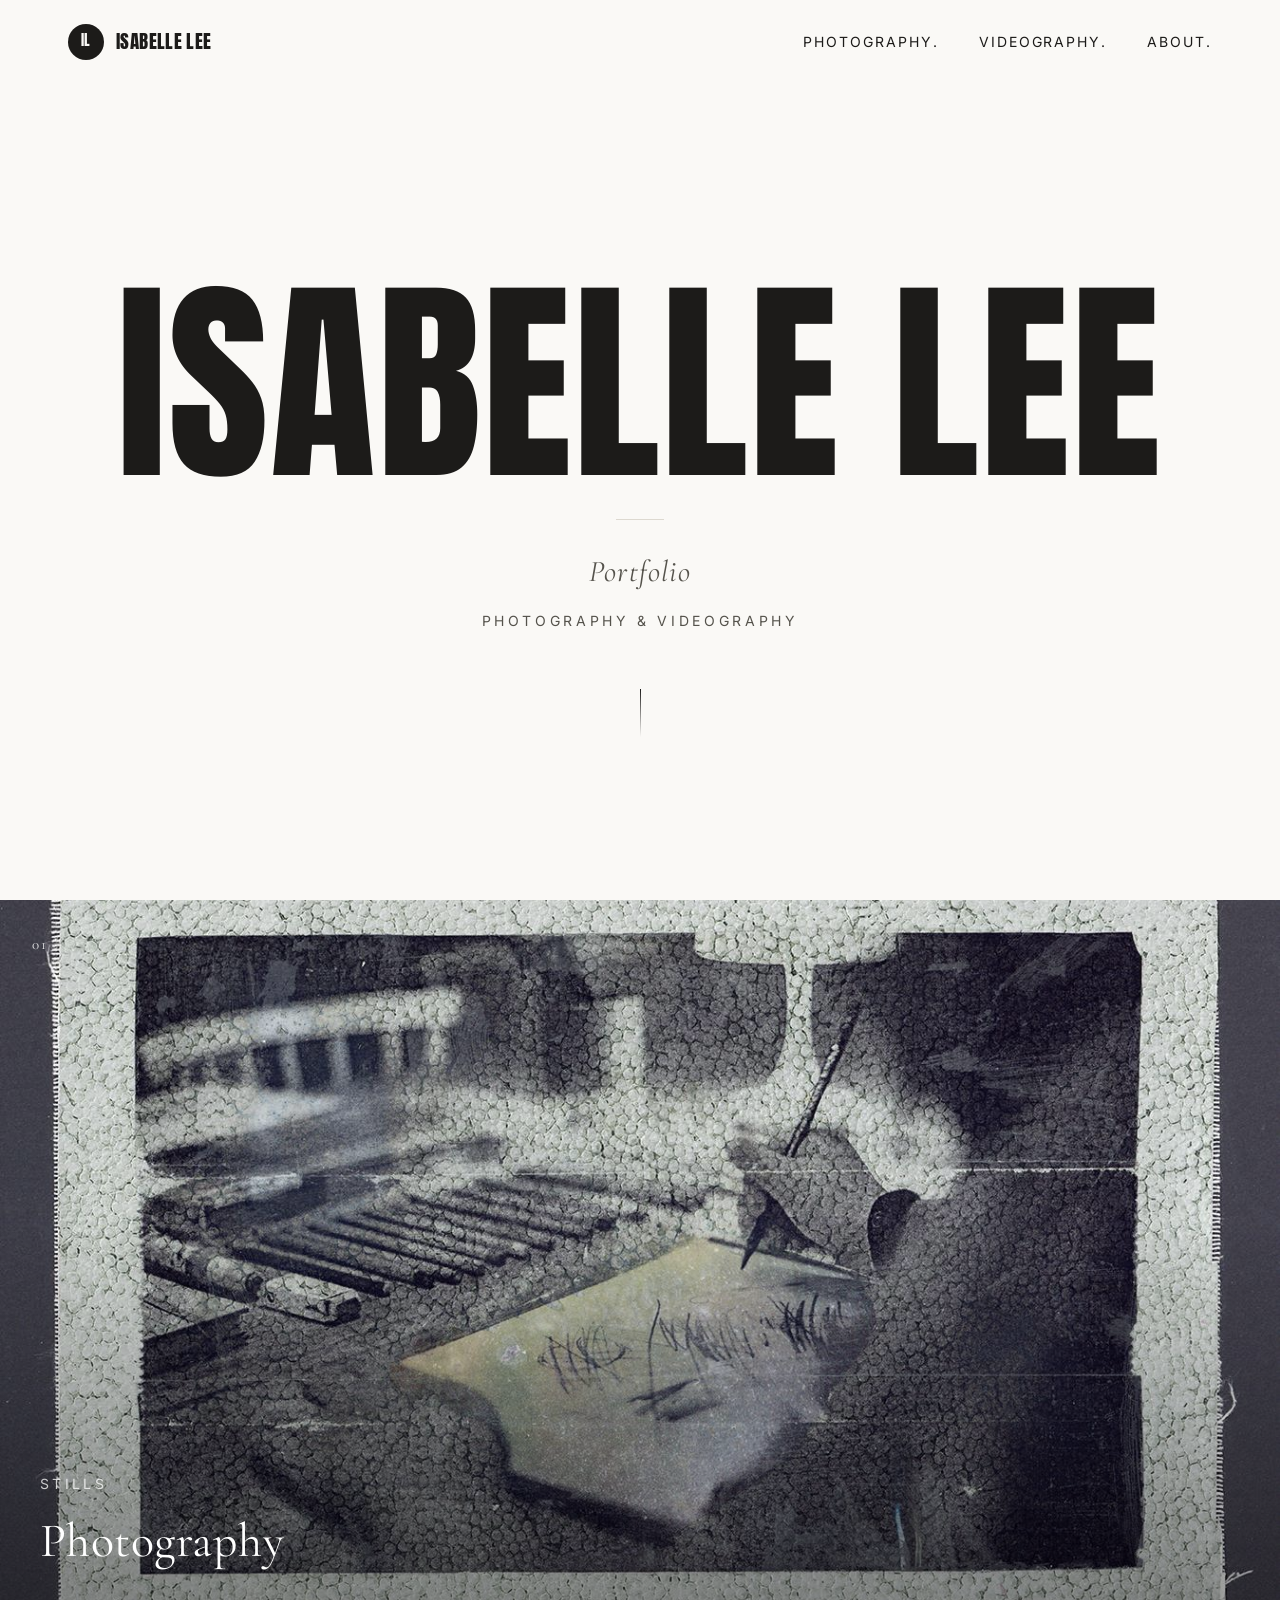
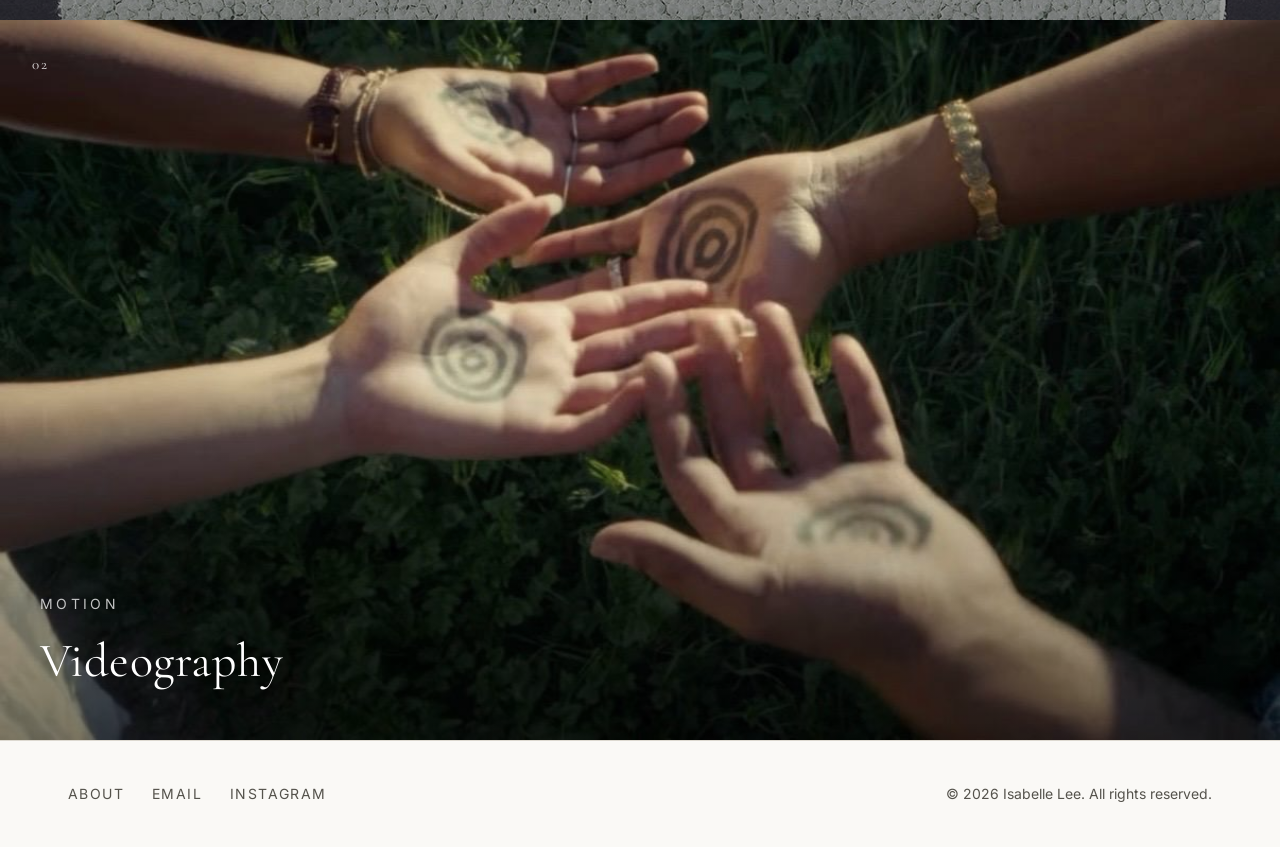
<file: index.html>
<!DOCTYPE html>
<html lang="en">
<head>
  <meta charset="UTF-8">
  <meta name="viewport" content="width=device-width, initial-scale=1.0">
  <title>Isabelle Lee — Photography &amp; Videography</title>
  <meta name="description" content="Portfolio of Isabelle Lee — photography and videography.">
  <link rel="stylesheet" href="css/style.css">
</head>
<body>

  <header class="site-header">
    <div class="nav-inner">
      <a href="index.html" class="brand"><span class="brand-mark">IL</span> Isabelle Lee</a>
      <button class="nav-toggle" aria-label="Toggle menu">
        <span></span><span></span><span></span>
      </button>
      <ul class="nav-links">
        <li><a href="photography.html">photography.</a></li>
        <li><a href="videography.html">videography.</a></li>
        <li><a href="about.html">about.</a></li>
      </ul>
    </div>
  </header>

  <main>
    <section class="hero" style="padding-bottom: 0;">
      <h1 class="hero-name">Isabelle Lee</h1>
      <div class="hero-divider"></div>
      <p class="hero-subtitle">Portfolio</p>
      <p class="hero-tagline">Photography &amp; Videography</p>
      <div class="hero-scroll"></div>
    </section>

    <section style="padding: 0;">
      <div class="category-split">
        <a href="photography.html" class="category-panel">
          <img src="images/home/photo-cover.jpeg" alt="Photography cover">
          <span class="category-panel-number">01</span>
          <div class="category-panel-overlay">
            <div class="category-panel-label">
              <p class="eyebrow">Stills</p>
              <h2>Photography</h2>
            </div>
          </div>
        </a>
        <a href="videography.html" class="category-panel">
          <img src="images/home/film-cover.jpeg" alt="Videography cover">
          <span class="category-panel-number">02</span>
          <div class="category-panel-overlay">
            <div class="category-panel-label">
              <p class="eyebrow">Motion</p>
              <h2>Videography</h2>
            </div>
          </div>
        </a>
      </div>
    </section>
  </main>

  <footer class="site-footer">
    <div class="container footer-inner">
      <ul class="footer-links">
        <li><a href="about.html">About</a></li>
        <li><a href="mailto:isabellehlee@outlook.com">Email</a></li>
        <li><a href="https://www.instagram.com/worksbybee" target="_blank" rel="noopener">Instagram</a></li>
      </ul>
      <p class="footer-copy">&copy; 2026 Isabelle Lee. All rights reserved.</p>
    </div>
  </footer>

  <script src="js/script.js"></script>
</body>
</html>
</file>
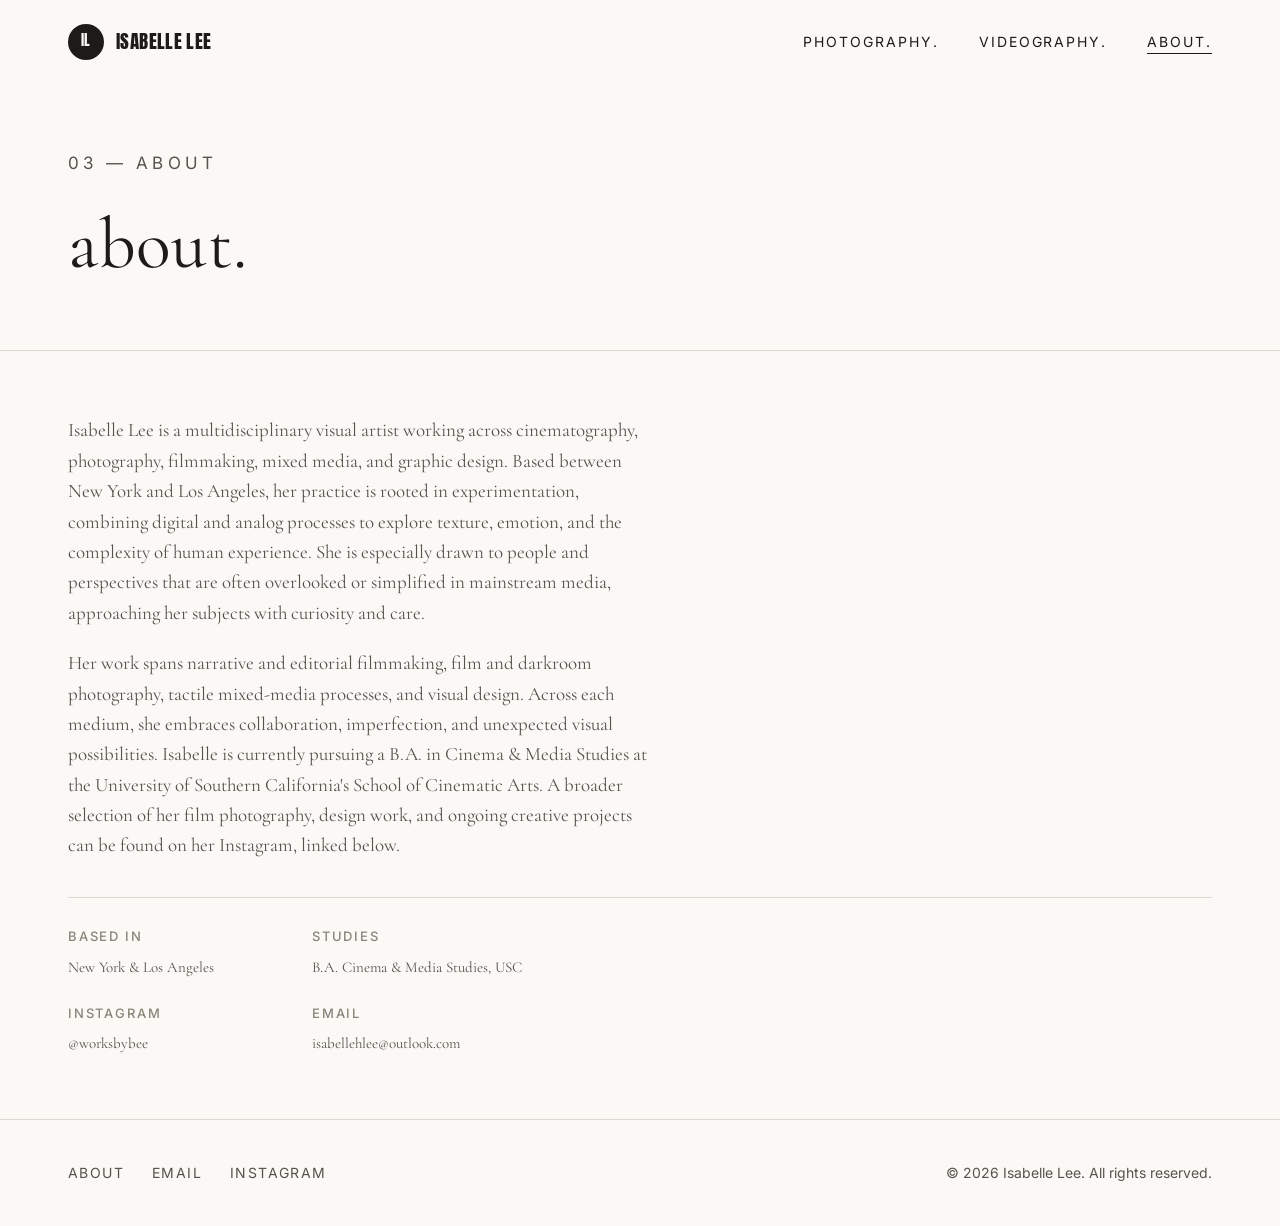
<file: about.html>
<!DOCTYPE html>
<html lang="en">
<head>
  <meta charset="UTF-8">
  <meta name="viewport" content="width=device-width, initial-scale=1.0">
  <title>About — Isabelle Lee</title>
  <meta name="description" content="About Isabelle Lee — multidisciplinary visual artist.">
  <link rel="stylesheet" href="css/style.css">
</head>
<body>

  <header class="site-header is-solid">
    <div class="nav-inner">
      <a href="index.html" class="brand"><span class="brand-mark">IL</span> Isabelle Lee</a>
      <button class="nav-toggle" aria-label="Toggle menu">
        <span></span><span></span><span></span>
      </button>
      <ul class="nav-links">
        <li><a href="photography.html">photography.</a></li>
        <li><a href="videography.html">videography.</a></li>
        <li><a href="about.html" class="active">about.</a></li>
      </ul>
    </div>
  </header>

  <main>
    <section class="page-hero">
      <div class="container">
        <p class="eyebrow">03 — About</p>
        <h1>about.</h1>
      </div>
    </section>

    <section>
      <div class="container">
        <div class="about-copy reveal">
          <p>
            Isabelle Lee is a multidisciplinary visual artist working across cinematography,
            photography, filmmaking, mixed media, and graphic design. Based between New York
            and Los Angeles, her practice is rooted in experimentation, combining digital and
            analog processes to explore texture, emotion, and the complexity of human
            experience. She is especially drawn to people and perspectives that are often
            overlooked or simplified in mainstream media, approaching her subjects with
            curiosity and care.
          </p>
          <p>
            Her work spans narrative and editorial filmmaking, film and darkroom photography,
            tactile mixed-media processes, and visual design. Across each medium, she embraces
            collaboration, imperfection, and unexpected visual possibilities. Isabelle is
            currently pursuing a B.A. in Cinema &amp; Media Studies at the University of
            Southern California's School of Cinematic Arts. A broader selection of her film
            photography, design work, and ongoing creative projects can be found on her
            Instagram, linked below.
          </p>

          <div class="about-info">
            <div>
              <h4>Based In</h4>
              <p>New York &amp; Los Angeles</p>
            </div>
            <div>
              <h4>Studies</h4>
              <p>B.A. Cinema &amp; Media Studies, USC</p>
            </div>
            <div>
              <h4>Instagram</h4>
              <p><a href="https://www.instagram.com/worksbybee" target="_blank" rel="noopener">@worksbybee</a></p>
            </div>
            <div>
              <h4>Email</h4>
              <p><a href="mailto:isabellehlee@outlook.com">isabellehlee@outlook.com</a></p>
            </div>
          </div>
        </div>
      </div>
    </section>
  </main>

  <footer class="site-footer">
    <div class="container footer-inner">
      <ul class="footer-links">
        <li><a href="about.html">About</a></li>
        <li><a href="mailto:isabellehlee@outlook.com">Email</a></li>
        <li><a href="https://www.instagram.com/worksbybee" target="_blank" rel="noopener">Instagram</a></li>
      </ul>
      <p class="footer-copy">&copy; 2026 Isabelle Lee. All rights reserved.</p>
    </div>
  </footer>

  <script src="js/script.js"></script>
</body>
</html>
</file>
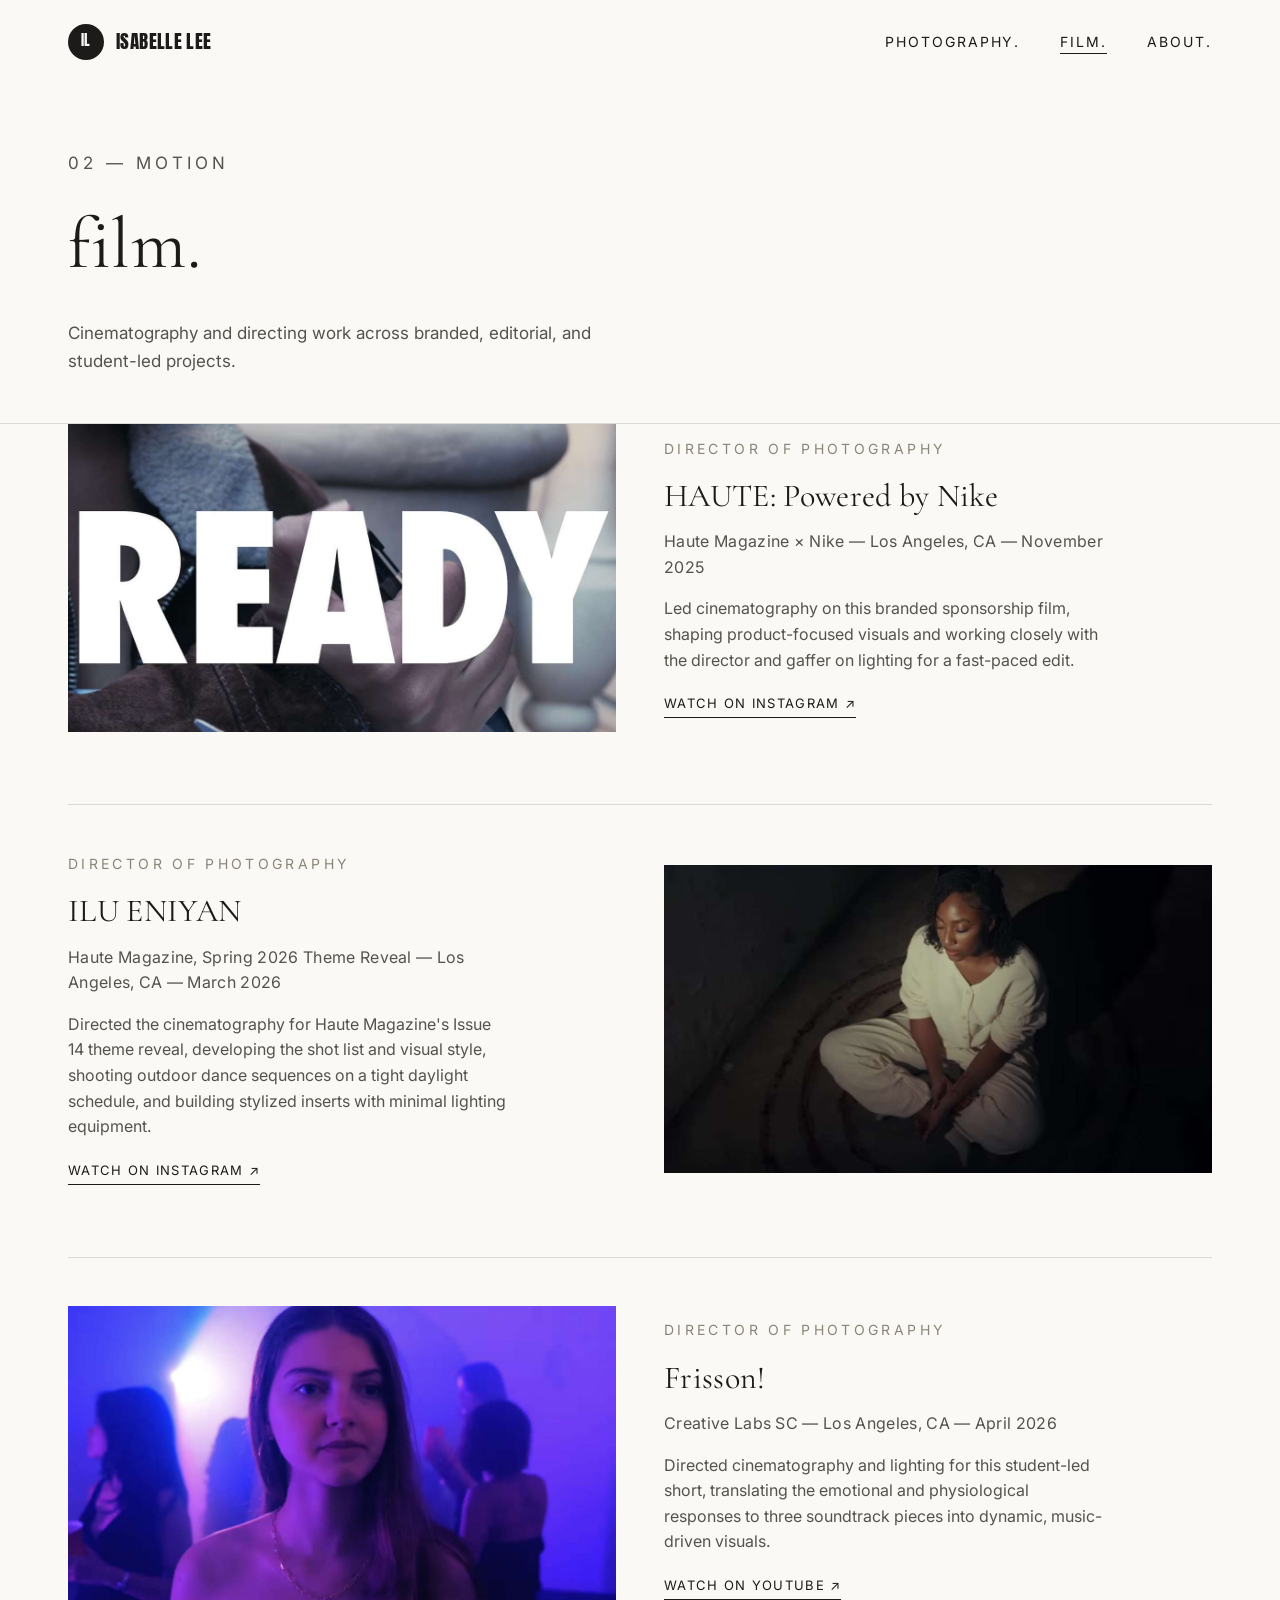
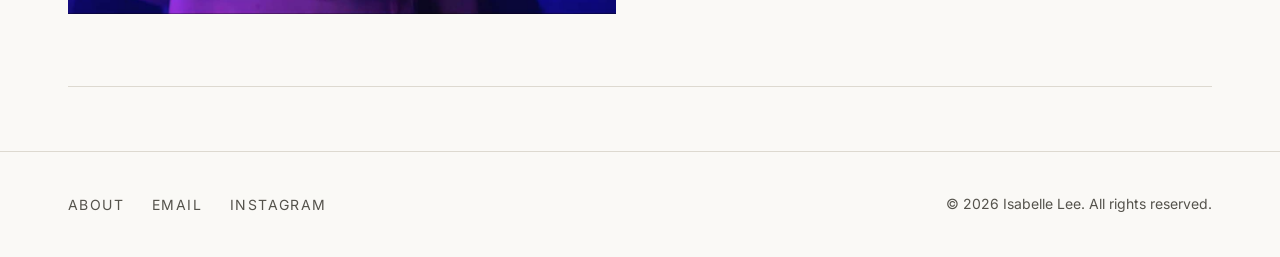
<file: film.html>
<!DOCTYPE html>
<html lang="en">
<head>
  <meta charset="UTF-8">
  <meta name="viewport" content="width=device-width, initial-scale=1.0">
  <title>Film — Isabelle Lee</title>
  <meta name="description" content="Film portfolio of Isabelle Lee.">
  <link rel="stylesheet" href="css/style.css">
</head>
<body>

  <header class="site-header is-solid">
    <div class="nav-inner">
      <a href="index.html" class="brand"><span class="brand-mark">IL</span> Isabelle Lee</a>
      <button class="nav-toggle" aria-label="Toggle menu">
        <span></span><span></span><span></span>
      </button>
      <ul class="nav-links">
        <li><a href="photography.html">photography.</a></li>
        <li><a href="film.html" class="active">film.</a></li>
        <li><a href="about.html">about.</a></li>
      </ul>
    </div>
  </header>

  <main>
    <section class="page-hero">
      <div class="container">
        <p class="eyebrow">02 — Motion</p>
        <h1>film.</h1>
        <p>Cinematography and directing work across branded, editorial, and student-led projects.</p>
      </div>
    </section>

    <section style="padding-top: 0;">
      <div class="container">
        <div class="film-list">

          <div class="film-entry reveal">
            <a class="film-media" href="https://www.instagram.com/reel/DR2qs6Wkgpf/" target="_blank" rel="noopener">
              <img src="images/film/film-01-haute-nike.jpeg" alt="HAUTE: Powered by Nike still">
            </a>
            <div class="film-meta">
              <span class="eyebrow">Director of Photography</span>
              <h3>HAUTE: Powered by Nike</h3>
              <p class="film-credit">Haute Magazine × Nike — Los Angeles, CA — November 2025</p>
              <p>Led cinematography on this branded sponsorship film, shaping product-focused visuals and working closely with the director and gaffer on lighting for a fast-paced edit.</p>
              <a class="film-watch-link" href="https://www.instagram.com/reel/DR2qs6Wkgpf/" target="_blank" rel="noopener">Watch on Instagram ↗</a>
            </div>
          </div>

          <div class="film-entry reveal">
            <a class="film-media" href="https://www.instagram.com/reel/DW9XDgChKOq/" target="_blank" rel="noopener">
              <img src="images/film/film-02-ilu-eniyan.jpeg" alt="ILU ENIYAN still">
            </a>
            <div class="film-meta">
              <span class="eyebrow">Director of Photography</span>
              <h3>ILU ENIYAN</h3>
              <p class="film-credit">Haute Magazine, Spring 2026 Theme Reveal — Los Angeles, CA — March 2026</p>
              <p>Directed the cinematography for Haute Magazine's Issue 14 theme reveal, developing the shot list and visual style, shooting outdoor dance sequences on a tight daylight schedule, and building stylized inserts with minimal lighting equipment.</p>
              <a class="film-watch-link" href="https://www.instagram.com/reel/DW9XDgChKOq/" target="_blank" rel="noopener">Watch on Instagram ↗</a>
            </div>
          </div>

          <div class="film-entry reveal">
            <a class="film-media" href="https://youtu.be/mIls8J4VCtU" target="_blank" rel="noopener">
              <img src="images/film/film-03-frisson.jpeg" alt="Frisson! still">
            </a>
            <div class="film-meta">
              <span class="eyebrow">Director of Photography</span>
              <h3>Frisson!</h3>
              <p class="film-credit">Creative Labs SC — Los Angeles, CA — April 2026</p>
              <p>Directed cinematography and lighting for this student-led short, translating the emotional and physiological responses to three soundtrack pieces into dynamic, music-driven visuals.</p>
              <a class="film-watch-link" href="https://youtu.be/mIls8J4VCtU" target="_blank" rel="noopener">Watch on YouTube ↗</a>
            </div>
          </div>

        </div>
      </div>
    </section>
  </main>

  <footer class="site-footer">
    <div class="container footer-inner">
      <ul class="footer-links">
        <li><a href="about.html">About</a></li>
        <li><a href="mailto:isabellehlee@outlook.com">Email</a></li>
        <li><a href="https://www.instagram.com/worksbybee" target="_blank" rel="noopener">Instagram</a></li>
      </ul>
      <p class="footer-copy">&copy; 2026 Isabelle Lee. All rights reserved.</p>
    </div>
  </footer>

  <script src="js/script.js"></script>
</body>
</html>
</file>
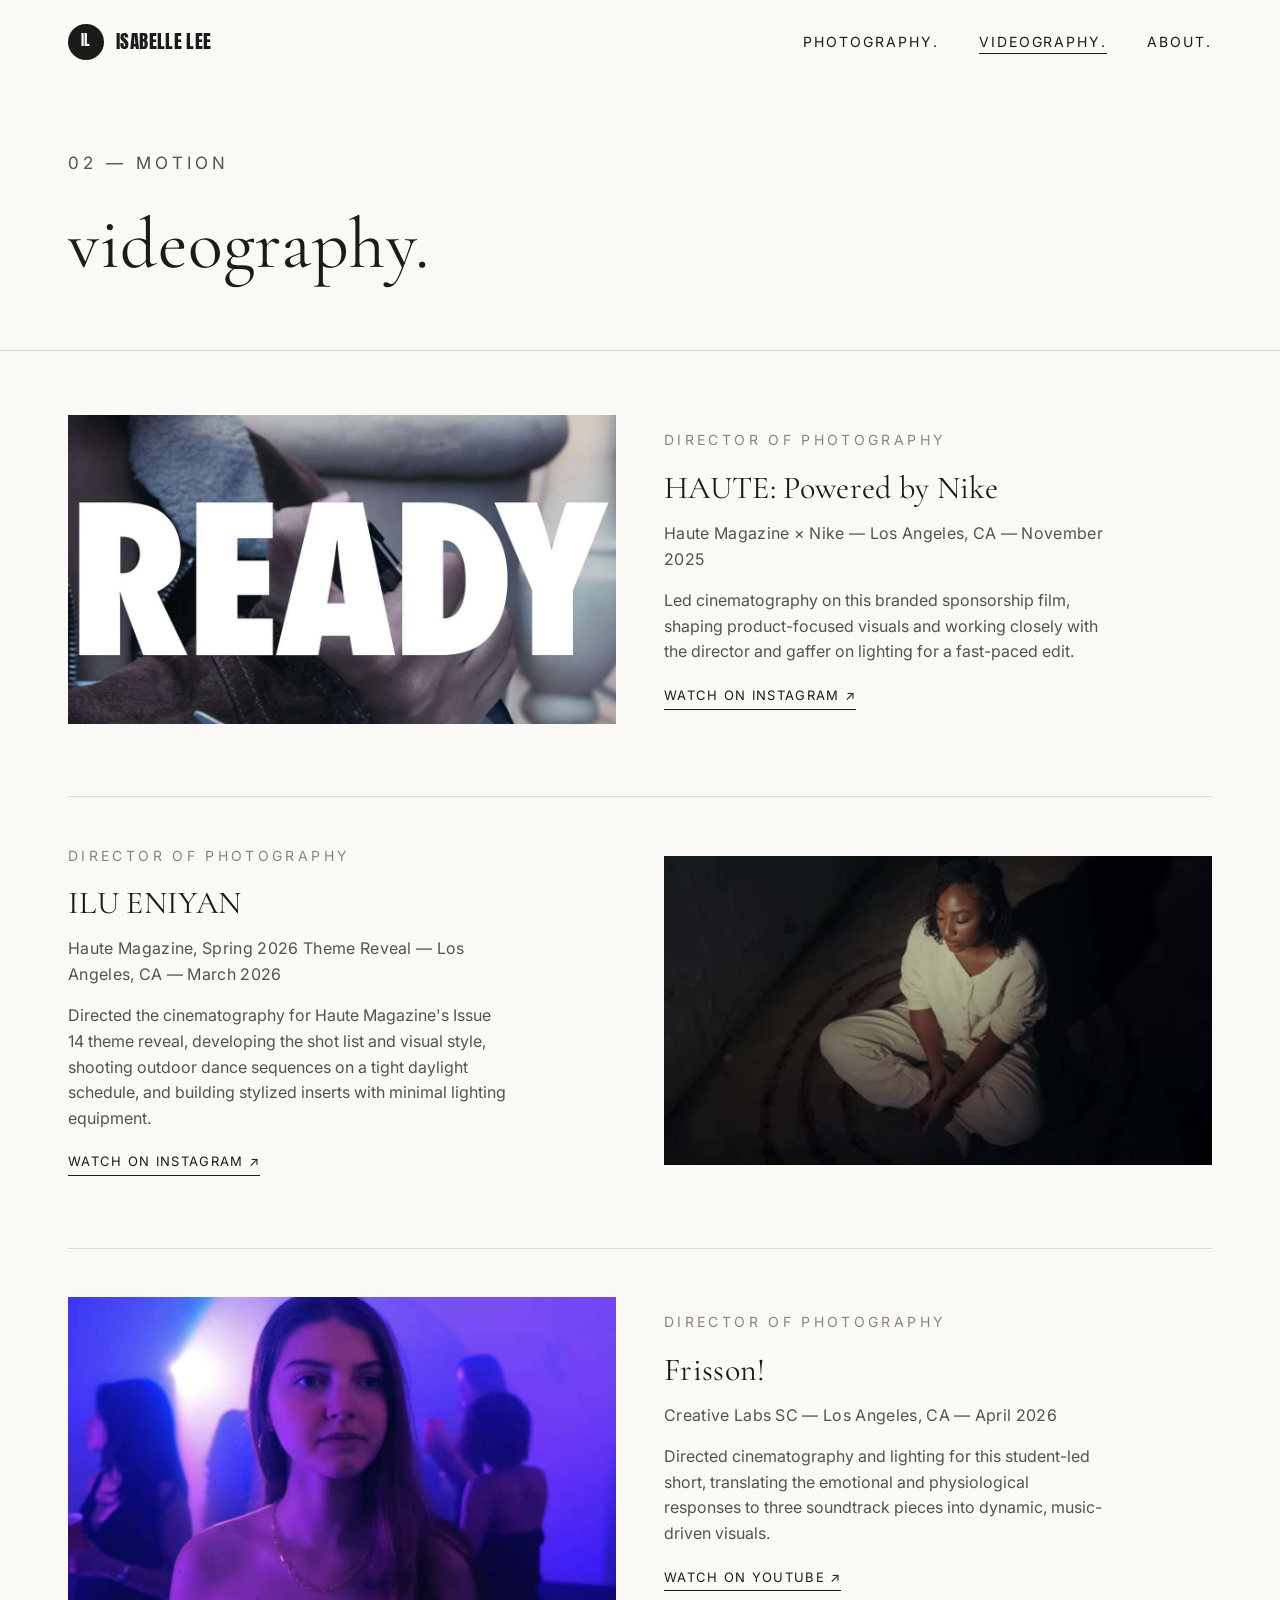
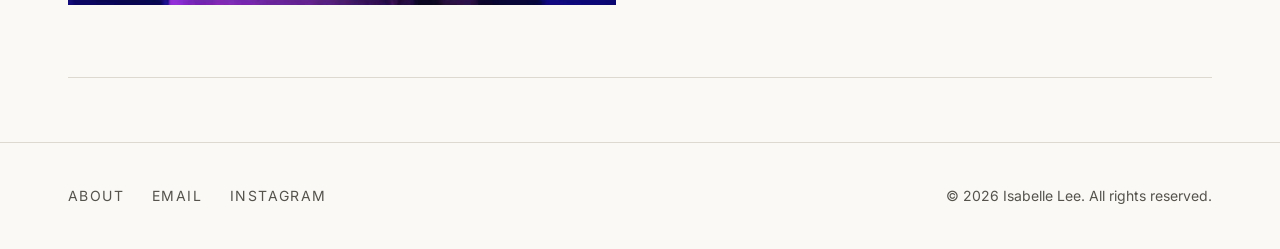
<file: videography.html>
<!DOCTYPE html>
<html lang="en">
<head>
  <meta charset="UTF-8">
  <meta name="viewport" content="width=device-width, initial-scale=1.0">
  <title>Videography — Isabelle Lee</title>
  <meta name="description" content="Videography portfolio of Isabelle Lee.">
  <link rel="stylesheet" href="css/style.css">
</head>
<body>

  <header class="site-header is-solid">
    <div class="nav-inner">
      <a href="index.html" class="brand"><span class="brand-mark">IL</span> Isabelle Lee</a>
      <button class="nav-toggle" aria-label="Toggle menu">
        <span></span><span></span><span></span>
      </button>
      <ul class="nav-links">
        <li><a href="photography.html">photography.</a></li>
        <li><a href="videography.html" class="active">videography.</a></li>
        <li><a href="about.html">about.</a></li>
      </ul>
    </div>
  </header>

  <main>
    <section class="page-hero">
      <div class="container">
        <p class="eyebrow">02 — Motion</p>
        <h1>videography.</h1>
      </div>
    </section>

    <section>
      <div class="container">
        <div class="film-list">

          <div class="film-entry reveal">
            <a class="film-media" href="https://www.instagram.com/reel/DR2qs6Wkgpf/" target="_blank" rel="noopener">
              <img src="images/film/film-01-haute-nike.jpeg" alt="HAUTE: Powered by Nike still">
            </a>
            <div class="film-meta">
              <span class="eyebrow">Director of Photography</span>
              <h3>HAUTE: Powered by Nike</h3>
              <p class="film-credit">Haute Magazine × Nike — Los Angeles, CA — November 2025</p>
              <p>Led cinematography on this branded sponsorship film, shaping product-focused visuals and working closely with the director and gaffer on lighting for a fast-paced edit.</p>
              <a class="film-watch-link" href="https://www.instagram.com/reel/DR2qs6Wkgpf/" target="_blank" rel="noopener">Watch on Instagram ↗</a>
            </div>
          </div>

          <div class="film-entry reveal">
            <a class="film-media" href="https://www.instagram.com/reel/DW9XDgChKOq/" target="_blank" rel="noopener">
              <img src="images/film/film-02-ilu-eniyan.jpeg" alt="ILU ENIYAN still">
            </a>
            <div class="film-meta">
              <span class="eyebrow">Director of Photography</span>
              <h3>ILU ENIYAN</h3>
              <p class="film-credit">Haute Magazine, Spring 2026 Theme Reveal — Los Angeles, CA — March 2026</p>
              <p>Directed the cinematography for Haute Magazine's Issue 14 theme reveal, developing the shot list and visual style, shooting outdoor dance sequences on a tight daylight schedule, and building stylized inserts with minimal lighting equipment.</p>
              <a class="film-watch-link" href="https://www.instagram.com/reel/DW9XDgChKOq/" target="_blank" rel="noopener">Watch on Instagram ↗</a>
            </div>
          </div>

          <div class="film-entry reveal">
            <a class="film-media" href="https://youtu.be/mIls8J4VCtU" target="_blank" rel="noopener">
              <img src="images/film/film-03-frisson.jpeg" alt="Frisson! still">
            </a>
            <div class="film-meta">
              <span class="eyebrow">Director of Photography</span>
              <h3>Frisson!</h3>
              <p class="film-credit">Creative Labs SC — Los Angeles, CA — April 2026</p>
              <p>Directed cinematography and lighting for this student-led short, translating the emotional and physiological responses to three soundtrack pieces into dynamic, music-driven visuals.</p>
              <a class="film-watch-link" href="https://youtu.be/mIls8J4VCtU" target="_blank" rel="noopener">Watch on YouTube ↗</a>
            </div>
          </div>

        </div>
      </div>
    </section>
  </main>

  <footer class="site-footer">
    <div class="container footer-inner">
      <ul class="footer-links">
        <li><a href="about.html">About</a></li>
        <li><a href="mailto:isabellehlee@outlook.com">Email</a></li>
        <li><a href="https://www.instagram.com/worksbybee" target="_blank" rel="noopener">Instagram</a></li>
      </ul>
      <p class="footer-copy">&copy; 2026 Isabelle Lee. All rights reserved.</p>
    </div>
  </footer>

  <script src="js/script.js"></script>
</body>
</html>
</file>
<file: css/style.css>
/* ============================================================
   Isabelle Lee — Portfolio
   Minimalist, professional styling
   ============================================================ */

@import url('https://fonts.googleapis.com/css2?family=Anton&family=Cormorant+Garamond:wght@300;400;500;600&family=Inter:wght@300;400;500&display=swap');

:root {
  --bg: #faf9f6;
  --bg-alt: #f2f0ea;
  --ink: #1c1b19;
  --ink-soft: #55534c;
  --line: #ddd9d0;
  --accent: #8a8578;
  --max-width: 1240px;
  --nav-height: 84px;
  --ease: cubic-bezier(0.4, 0, 0.2, 1);
}

* {
  margin: 0;
  padding: 0;
  box-sizing: border-box;
}

html {
  scroll-behavior: smooth;
}

body {
  background: var(--bg);
  color: var(--ink);
  font-family: 'Inter', -apple-system, BlinkMacSystemFont, sans-serif;
  font-weight: 400;
  font-size: 16px;
  line-height: 1.6;
  -webkit-font-smoothing: antialiased;
  overflow-x: hidden;
}

img {
  max-width: 100%;
  display: block;
}

a {
  color: inherit;
  text-decoration: none;
}

.container {
  max-width: var(--max-width);
  margin: 0 auto;
  padding: 0 48px;
}

h1, h2, h3, h4 {
  font-family: 'Cormorant Garamond', Georgia, serif;
  font-weight: 400;
  letter-spacing: 0.01em;
}

.eyebrow {
  font-family: 'Inter', sans-serif;
  font-size: 14px;
  letter-spacing: 0.24em;
  text-transform: uppercase;
  color: var(--accent);
}

/* ---------------- Navigation ---------------- */

.site-header {
  position: fixed;
  top: 0;
  left: 0;
  right: 0;
  height: var(--nav-height);
  display: flex;
  align-items: center;
  z-index: 100;
  transition: background-color 0.4s var(--ease), border-color 0.4s var(--ease);
  border-bottom: 1px solid transparent;
}

.site-header.is-solid {
  background: rgba(250, 249, 246, 0.92);
  backdrop-filter: blur(8px);
  border-bottom: 1px solid var(--line);
}

.nav-inner {
  width: 100%;
  max-width: var(--max-width);
  margin: 0 auto;
  padding: 0 48px;
  display: flex;
  align-items: center;
  justify-content: space-between;
}

.brand {
  display: flex;
  align-items: center;
  gap: 12px;
  font-family: 'Anton', sans-serif;
  font-size: 19px;
  letter-spacing: 0.02em;
  text-transform: uppercase;
}

.brand-mark {
  width: 36px;
  height: 36px;
  border-radius: 50%;
  background: var(--ink);
  color: var(--bg);
  display: flex;
  align-items: center;
  justify-content: center;
  font-family: 'Anton', sans-serif;
  font-size: 14px;
  letter-spacing: 0.02em;
  flex-shrink: 0;
}

.nav-links {
  display: flex;
  gap: 40px;
  list-style: none;
}

.nav-links a {
  font-size: 14px;
  letter-spacing: 0.14em;
  text-transform: uppercase;
  position: relative;
  padding-bottom: 4px;
}

.nav-links a::after {
  content: '';
  position: absolute;
  left: 0;
  bottom: 0;
  width: 0;
  height: 1px;
  background: var(--ink);
  transition: width 0.3s var(--ease);
}

.nav-links a:hover::after,
.nav-links a.active::after {
  width: 100%;
}

.nav-toggle {
  display: none;
  flex-direction: column;
  gap: 5px;
  background: none;
  border: none;
  cursor: pointer;
  padding: 8px;
}

.nav-toggle span {
  width: 22px;
  height: 1px;
  background: var(--ink);
  display: block;
}

/* ---------------- Hero ---------------- */

.hero {
  position: relative;
  min-height: 100vh;
  display: flex;
  flex-direction: column;
  align-items: center;
  justify-content: center;
  text-align: center;
  padding: 120px 24px 64px;
}

.hero-name {
  font-family: 'Anton', 'Cormorant Garamond', sans-serif;
  font-size: clamp(84px, 17vw, 220px);
  line-height: 0.92;
  font-weight: 400;
  letter-spacing: 0.005em;
  text-transform: uppercase;
}

.hero-divider {
  width: 48px;
  height: 1px;
  background: var(--line);
  margin: 36px auto 28px;
}

.hero-subtitle {
  font-family: 'Cormorant Garamond', serif;
  font-size: clamp(22px, 3vw, 30px);
  font-style: italic;
  font-weight: 400;
  letter-spacing: 0.04em;
  color: var(--ink-soft);
}

.hero-tagline {
  margin-top: 14px;
  font-size: 14px;
  letter-spacing: 0.26em;
  text-transform: uppercase;
  color: var(--ink-soft);
}

.hero-scroll {
  margin-top: 56px;
  width: 1px;
  height: 48px;
  background: linear-gradient(var(--ink), transparent);
  animation: scrollPulse 2.2s ease-in-out infinite;
}

@keyframes scrollPulse {
  0%, 100% { opacity: 0.2; }
  50% { opacity: 0.9; }
}

/* ---------------- Category split (home) ---------------- */

.category-split {
  display: grid;
  grid-template-columns: 1fr;
}

.category-panel {
  position: relative;
  aspect-ratio: 16 / 9;
  overflow: hidden;
  display: block;
}

.category-panel img {
  width: 100%;
  height: 100%;
  object-fit: cover;
  transition: transform 0.8s var(--ease), filter 0.8s var(--ease);
  filter: grayscale(20%);
}

.category-panel:hover img {
  transform: scale(1.04);
  filter: grayscale(0%);
}

.category-panel-number {
  position: absolute;
  top: 32px;
  left: 32px;
  color: rgba(255,255,255,0.85);
  font-family: 'Cormorant Garamond', serif;
  font-size: 15px;
  letter-spacing: 0.1em;
}

.category-panel-overlay {
  position: absolute;
  inset: 0;
  display: flex;
  align-items: flex-end;
  padding: 40px;
  background: linear-gradient(to top, rgba(0,0,0,0.4), transparent 55%);
}

.category-panel-label {
  color: #fff;
}

.category-panel-label .eyebrow {
  color: rgba(255,255,255,0.75);
}

.category-panel-label h2 {
  font-size: clamp(32px, 3.8vw, 48px);
  margin-top: 8px;
}

/* ---------------- Section shell ---------------- */

.page-hero {
  padding: 132px 0 48px;
  border-bottom: 1px solid var(--line);
}

.page-hero h1 {
  font-size: clamp(44px, 6.4vw, 72px);
  margin-top: 10px;
}

.page-hero p {
  margin-top: 18px;
  max-width: 560px;
  color: var(--ink-soft);
  font-size: 17px;
}

section {
  padding: 64px 0;
}

/* ---------------- Photography categories ---------------- */

.category-section {
  padding: 48px 0;
  border-bottom: 1px solid var(--line);
}

.category-section:last-child {
  border-bottom: none;
  padding-bottom: 64px;
}

.category-heading {
  display: grid;
  grid-template-columns: auto 1fr;
  align-items: baseline;
  column-gap: 20px;
  row-gap: 12px;
  margin-bottom: 24px;
}

.category-heading .eyebrow {
  grid-column: 1;
  grid-row: 1;
}

.category-heading h2 {
  grid-column: 2;
  grid-row: 1;
  font-size: clamp(28px, 3.2vw, 38px);
}

.category-desc {
  grid-column: 1 / -1;
  grid-row: 2;
  color: var(--ink-soft);
  font-style: italic;
  font-size: 15px;
  max-width: 640px;
}

.subcategory {
  margin-top: 36px;
}

.subcategory + .subcategory {
  border-top: 1px solid var(--line);
  padding-top: 36px;
}

.subcategory-title {
  font-size: clamp(20px, 2.2vw, 24px);
  margin-bottom: 10px;
}

.subcategory .category-desc {
  margin-bottom: 20px;
}

/* ---------------- Photography grid ---------------- */

.grid {
  display: grid;
  grid-template-columns: repeat(3, 1fr);
  gap: 4px;
}

.grid-item {
  position: relative;
  overflow: hidden;
  aspect-ratio: 4 / 5;
  cursor: pointer;
  background: var(--bg-alt);
}

.grid-item img {
  width: 100%;
  height: 100%;
  object-fit: cover;
  transition: transform 0.6s var(--ease);
}

.grid-item:hover img {
  transform: scale(1.05);
}

.grid-item-caption {
  position: absolute;
  left: 0;
  right: 0;
  bottom: 0;
  padding: 18px;
  color: #fff;
  font-size: 14px;
  letter-spacing: 0.1em;
  text-transform: uppercase;
  background: linear-gradient(to top, rgba(0,0,0,0.55), transparent);
  opacity: 0;
  transition: opacity 0.3s var(--ease);
}

.grid-item:hover .grid-item-caption {
  opacity: 1;
}

/* fade-in on scroll */
.reveal {
  opacity: 0;
  transform: translateY(24px);
  transition: opacity 0.7s var(--ease), transform 0.7s var(--ease);
}

.reveal.is-visible {
  opacity: 1;
  transform: translateY(0);
}

/* ---------------- Lightbox ---------------- */

.lightbox {
  position: fixed;
  inset: 0;
  background: rgba(20, 19, 17, 0.96);
  display: flex;
  align-items: center;
  justify-content: center;
  padding: 40px;
  z-index: 1000;
  opacity: 0;
  pointer-events: none;
  transition: opacity 0.35s var(--ease);
}

.lightbox.is-open {
  opacity: 1;
  pointer-events: auto;
}

.lightbox img {
  max-width: 100%;
  max-height: 82vh;
  width: auto;
  margin: 0 auto;
}

.lightbox-caption {
  color: #eae7e0;
  text-align: center;
  margin-top: 18px;
  font-size: 14px;
  letter-spacing: 0.12em;
  text-transform: uppercase;
}

.lightbox-close {
  position: absolute;
  top: 32px;
  right: 40px;
  background: none;
  border: none;
  color: #eae7e0;
  font-size: 15px;
  letter-spacing: 0.16em;
  text-transform: uppercase;
  cursor: pointer;
}

.lightbox-nav {
  position: absolute;
  top: 50%;
  transform: translateY(-50%);
  background: none;
  border: none;
  color: #eae7e0;
  font-size: 28px;
  cursor: pointer;
  padding: 12px 18px;
}

.lightbox-prev { left: 12px; }
.lightbox-next { right: 12px; }

/* ---------------- Film list ---------------- */

.film-list {
  display: flex;
  flex-direction: column;
}

.film-entry {
  display: grid;
  grid-template-columns: 1fr 1fr;
  gap: 48px;
  align-items: center;
  padding: 48px 0 72px;
  border-bottom: 1px solid var(--line);
}

.film-entry:first-child {
  padding-top: 0;
}

.film-entry:nth-child(even) .film-media {
  order: 2;
}

.film-media {
  overflow: hidden;
  aspect-ratio: 16 / 9;
  background: var(--bg-alt);
  position: relative;
}

.film-media img {
  width: 100%;
  height: 100%;
  object-fit: cover;
  transition: transform 0.7s var(--ease);
}

.film-entry:hover .film-media img {
  transform: scale(1.03);
}

.film-meta .eyebrow {
  margin-bottom: 10px;
  display: block;
}

.film-meta h3 {
  font-size: 32px;
  margin-bottom: 8px;
}

.film-credit {
  font-size: 14px;
  letter-spacing: 0.02em;
  color: var(--accent);
  margin-bottom: 16px;
}

.film-meta p {
  color: var(--ink-soft);
  font-size: 16px;
  max-width: 440px;
}

.film-watch-link {
  display: inline-block;
  margin-top: 20px;
  font-size: 13px;
  letter-spacing: 0.1em;
  text-transform: uppercase;
  border-bottom: 1px solid var(--ink);
  padding-bottom: 3px;
}

.film-meta .film-tags {
  margin-top: 18px;
  display: flex;
  gap: 10px;
  flex-wrap: wrap;
}

.film-meta .film-tags span {
  font-size: 13px;
  letter-spacing: 0.06em;
  text-transform: uppercase;
  color: var(--ink-soft);
  border: 1px solid var(--line);
  padding: 5px 12px;
}

/* ---------------- About ---------------- */

.about-layout {
  display: grid;
  grid-template-columns: 0.85fr 1.15fr;
  gap: 64px;
  align-items: start;
}

.about-portrait {
  position: sticky;
  top: 120px;
  overflow: hidden;
}

.about-portrait img {
  filter: grayscale(15%);
}

.about-copy p {
  margin-bottom: 20px;
  color: var(--ink-soft);
  font-family: 'Cormorant Garamond', Georgia, serif;
  font-size: 19px;
  font-weight: 400;
  line-height: 1.6;
  max-width: 580px;
}

.about-info {
  margin-top: 36px;
  padding-top: 28px;
  border-top: 1px solid var(--line);
  display: grid;
  grid-template-columns: repeat(2, minmax(0, 220px));
  gap: 24px;
}

.about-info h4 {
  font-family: 'Inter', sans-serif;
  font-size: 13px;
  letter-spacing: 0.14em;
  text-transform: uppercase;
  color: var(--accent);
  margin-bottom: 8px;
  font-weight: 500;
}

.about-info p {
  font-size: 15px;
  color: var(--ink-soft);
  margin: 0;
}

.placeholder-note {
  display: inline-block;
  margin-top: 24px;
  font-size: 13px;
  letter-spacing: 0.06em;
  text-transform: uppercase;
  color: #b08a4e;
  background: #f7edda;
  border: 1px solid #ecd9b8;
  padding: 8px 14px;
}

/* ---------------- Footer ---------------- */

.site-footer {
  border-top: 1px solid var(--line);
  padding: 40px 0;
}

.footer-inner {
  display: flex;
  justify-content: space-between;
  align-items: center;
  flex-wrap: wrap;
  gap: 20px;
}

.footer-links {
  display: flex;
  gap: 28px;
  list-style: none;
}

.footer-links a {
  font-size: 14px;
  letter-spacing: 0.1em;
  text-transform: uppercase;
  color: var(--ink-soft);
}

.footer-links a:hover {
  color: var(--ink);
}

.footer-copy {
  font-size: 14px;
  color: var(--ink-soft);
}

/* ---------------- Responsive ---------------- */

@media (max-width: 900px) {
  .container { padding: 0 28px; }
  .nav-inner { padding: 0 28px; }

  .nav-links {
    position: fixed;
    top: var(--nav-height);
    left: 0;
    right: 0;
    background: var(--bg);
    flex-direction: column;
    gap: 0;
    border-bottom: 1px solid var(--line);
    max-height: 0;
    overflow: hidden;
    transition: max-height 0.35s var(--ease);
  }

  .nav-links.is-open {
    max-height: 320px;
  }

  .nav-links a {
    display: block;
    padding: 18px 28px;
    border-top: 1px solid var(--line);
  }

  .nav-toggle {
    display: flex;
  }

  .category-split {
    grid-template-columns: 1fr;
  }

  .grid {
    grid-template-columns: repeat(2, 1fr);
  }

  .film-entry {
    grid-template-columns: 1fr;
    gap: 28px;
  }

  .film-entry:nth-child(even) .film-media {
    order: 0;
  }

  .about-layout {
    grid-template-columns: 1fr;
  }

  .about-portrait {
    position: static;
    max-width: 320px;
  }
}

@media (max-width: 560px) {
  .grid {
    grid-template-columns: repeat(2, 1fr);
    gap: 3px;
  }
  .hero { padding-top: 120px; }
}
</file>
